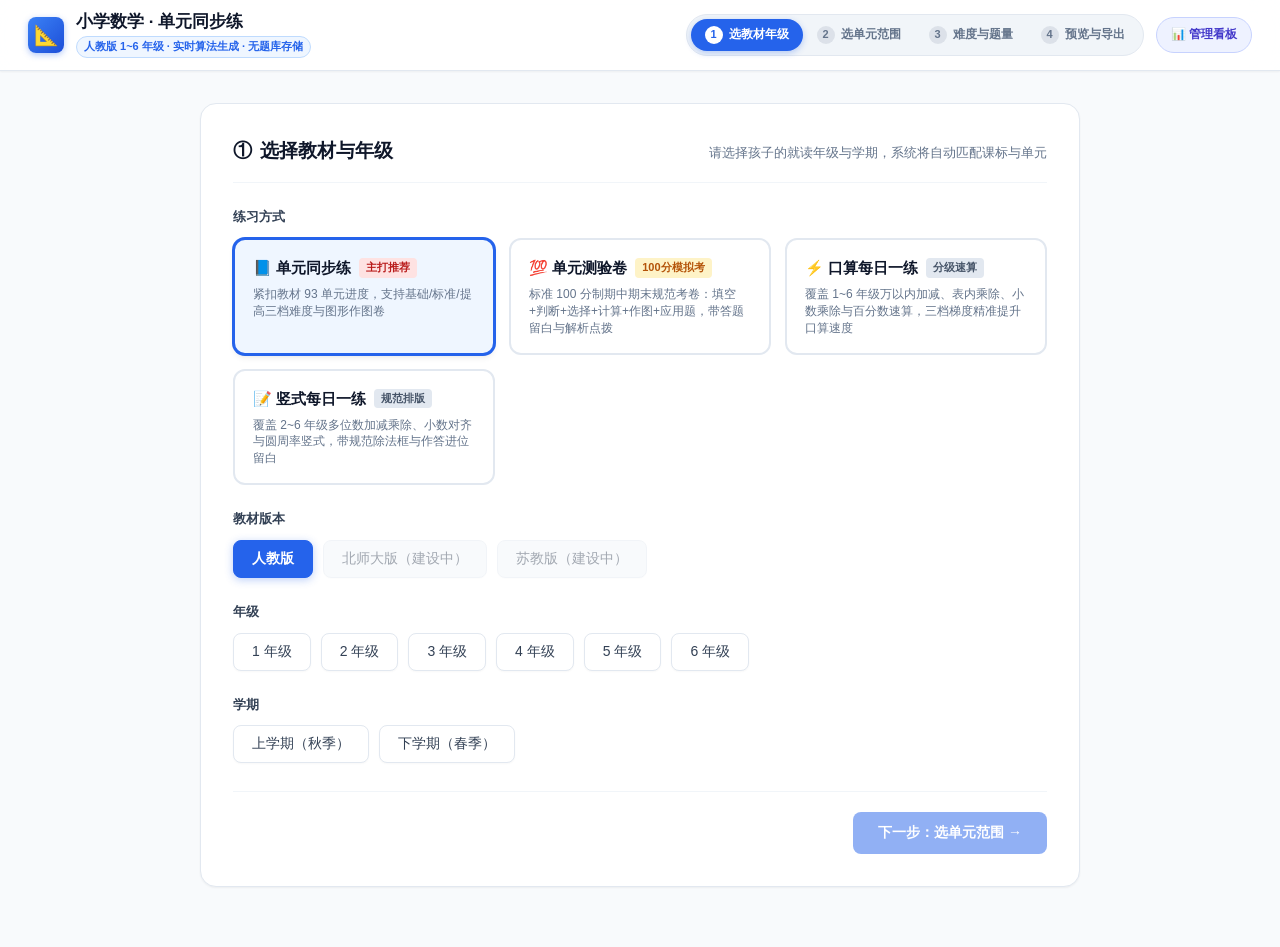
<file: index.html>
<!DOCTYPE html>
<html lang="zh-CN">
<head>
<meta charset="UTF-8">
<meta name="viewport" content="width=device-width, initial-scale=1.0">
<title>小学数学 · 单元同步练习生成器</title>
<link rel="icon" type="image/png" href="prototype/favicon.png">
<meta http-equiv="refresh" content="0; url=prototype/index.html">
<script>
  window.location.replace("prototype/index.html" + window.location.search + window.location.hash);
</script>
<style>
  body {
    margin: 0;
    height: 100vh;
    display: flex;
    flex-direction: column;
    align-items: center;
    justify-content: center;
    font-family: -apple-system, BlinkMacSystemFont, "Segoe UI", sans-serif;
    background: #f8fafc;
    color: #1e293b;
  }
  .loading-card {
    text-align: center;
    padding: 32px 40px;
    background: #ffffff;
    border-radius: 20px;
    box-shadow: 0 10px 25px rgba(0,0,0,0.06);
  }
  .icon { font-size: 48px; margin-bottom: 12px; }
  .title { font-size: 20px; font-weight: 700; color: #0f172a; margin-bottom: 8px; }
  .desc { font-size: 14px; color: #64748b; }
  a { color: #2563eb; text-decoration: none; font-weight: 600; }
</style>
</head>
<body>
<div class="loading-card">
  <div class="icon">📐</div>
  <div class="title">小学数学 · 单元同步练习生成器</div>
  <div class="desc">正在为您加载全端出题工作台...</div>
  <p style="margin-top: 16px; font-size: 13px;">若未自动跳转，请点击 <a href="prototype/index.html">直接进入</a></p>
</div>
</body>
</html>
</file>
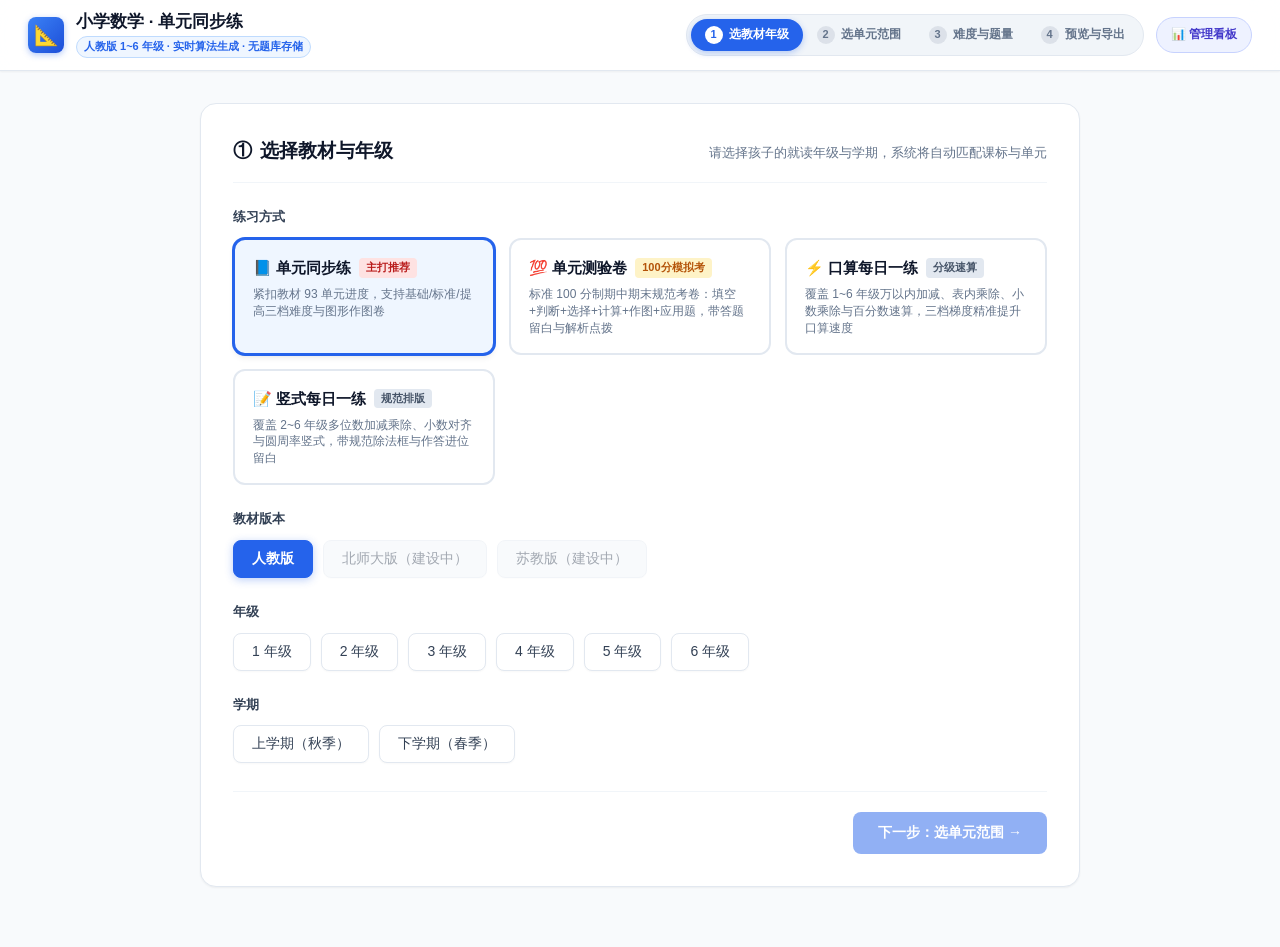
<file: prototype/index.html>
<!DOCTYPE html>
<html lang="zh-CN">
<head>
<meta charset="UTF-8">
<meta name="viewport" content="width=device-width, initial-scale=1.0">
<title>小学数学 · 单元同步练习生成器</title>
<link rel="stylesheet" href="style.css?v=20261113a">
<link rel="icon" type="image/png" href="favicon.png">
<link rel="apple-touch-icon" href="icons/icon-192.png">
<link rel="manifest" href="manifest.json">
<meta name="theme-color" content="#2563eb">
<meta name="apple-mobile-web-app-capable" content="yes">
<meta name="apple-mobile-web-app-status-bar-style" content="default">
<meta name="apple-mobile-web-app-title" content="数学出题器">
</head>
<body>

<!-- 顶栏导航 -->
<header class="topbar no-print">
  <div class="brand">
    <div class="brand-icon">📐</div>
    <div class="brand-text">
      <h1>小学数学 · 单元同步练</h1>
      <span class="tag">人教版 1~6 年级 · 实时算法生成 · 无题库存储</span>
    </div>
  </div>

  <div class="top-nav">
    <nav class="steps">
      <div class="step active" data-step="1">
        <span class="step-num">1</span>
        <span>选教材年级</span>
      </div>
      <div class="step" data-step="2">
        <span class="step-num">2</span>
        <span>选单元范围</span>
      </div>
      <div class="step" data-step="3">
        <span class="step-num">3</span>
        <span>难度与题量</span>
      </div>
      <div class="step" data-step="4">
        <span class="step-num">4</span>
        <span>预览与导出</span>
      </div>
    </nav>
    <a href="admin.html" class="btn-admin-link">📊 管理看板</a>
  </div>
</header>

<main class="container no-print">
  <!-- 第一步：练习方式 + 教材版本 + 年级 + 学期 -->
  <section class="panel" id="panel-1">
    <div class="panel-header">
      <h2><span>①</span> 选择教材与年级</h2>
      <span class="subtext">请选择孩子的就读年级与学期，系统将自动匹配课标与单元</span>
    </div>

    <div class="field">
      <label>练习方式</label>
      <div class="mode-grid" id="mode-options">
        <button type="button" aria-label="单元同步练" aria-pressed="true" class="mode-card selected" data-mode="unit">
          <div class="mode-title">
            <span>📘 单元同步练</span>
            <span class="badge-tag hot">主打推荐</span>
          </div>
          <div class="mode-desc">紧扣教材 93 单元进度，支持基础/标准/提高三档难度与图形作图卷</div>
        </button>
        <button type="button" aria-label="单元测验卷" aria-pressed="false" class="mode-card" data-mode="exam">
          <div class="mode-title">
            <span>💯 单元测验卷</span>
            <span class="badge-tag" style="background:#fef3c7;color:#b45309">100分模拟考</span>
          </div>
          <div class="mode-desc">标准 100 分制期中期末规范考卷：填空+判断+选择+计算+作图+应用题，带答题留白与解析点拨</div>
        </button>
        <button type="button" aria-label="口算每日一练" aria-pressed="false" class="mode-card" data-mode="oral">
          <div class="mode-title">
            <span>⚡ 口算每日一练</span>
            <span class="badge-tag">分级速算</span>
          </div>
          <div class="mode-desc">覆盖 1~6 年级万以内加减、表内乘除、小数乘除与百分数速算，三档梯度精准提升口算速度</div>
        </button>
        <button type="button" aria-label="竖式每日一练" aria-pressed="false" class="mode-card" data-mode="vertical">
          <div class="mode-title">
            <span>📝 竖式每日一练</span>
            <span class="badge-tag">规范排版</span>
          </div>
          <div class="mode-desc">覆盖 2~6 年级多位数加减乘除、小数对齐与圆周率竖式，带规范除法框与作答进位留白</div>
        </button>
      </div>
    </div>

    <div class="field" id="textbook-field">
      <label>教材版本</label>
      <div class="options" id="textbook-options"></div>
    </div>

    <div class="field">
      <label>年级</label>
      <div class="options" id="grade-options"></div>
    </div>

    <div class="field" id="semester-field">
      <label>学期</label>
      <div class="options" id="semester-options"></div>
    </div>

    <div class="row-actions">
      <div></div>
      <button class="btn primary" id="btn-next-1" disabled>下一步：选单元范围 →</button>
    </div>
  </section>

  <!-- 第二步：单元选择 -->
  <section class="panel hidden" id="panel-2">
    <div class="panel-header">
      <h2 id="range-heading"><span>②</span> 选择单元</h2>
      <span class="subtext">点击卡片即可直接进入出卷配置</span>
    </div>

    <div class="search-bar">
      <span class="search-icon">🔍</span>
      <input type="search" class="search-input" id="unit-search" placeholder="搜索单元名称或考法知识点（如：有余数、倍的认识、面积、折线统计图...）">
    </div>

    <div class="unit-grid" id="unit-list"></div>

    <div class="row-actions">
      <button class="btn secondary" data-back="1">← 返回重选年级</button>
      <div></div>
    </div>
  </section>

  <!-- 第三步：难度与题量 -->
  <section class="panel hidden" id="panel-3">
    <div class="panel-header">
      <h2><span>③</span> 难度档位与卷面题量</h2>
      <span class="subtext" id="selected-unit-badge">已选：人教版三年级上册 · 倍的认识</span>
    </div>

    <div class="field">
      <label>难度选择（基础 / 标准 / 提高）</label>
      <div class="difficulty-cards" id="difficulty-options">
        <button type="button" aria-label="基础巩固" aria-pressed="false" class="diff-card" data-v="easy">
          <div class="diff-title-row">
            <span class="diff-name">🌱 基础巩固</span>
            <span class="badge-tag">夯实算理</span>
          </div>
          <div class="diff-desc">贴近课本例题与基本概念，以直接计算、求倍数与基础辨析为主，适合同步预习与错题补漏。</div>
        </button>

        <button type="button" aria-label="标准通关" aria-pressed="true" class="diff-card selected" data-v="medium">
          <div class="diff-title-row">
            <span class="diff-name">🚀 标准通关</span>
            <span class="badge-tag">校内自测</span>
          </div>
          <div class="diff-desc">对齐校内单元练习卷难度，覆盖变式填空、常规两步解决问题与综合应用，检验本单元达标情况。</div>
        </button>

        <button type="button" aria-label="培优挑战" aria-pressed="false" class="diff-card" data-v="hard">
          <div class="diff-title-row">
            <span class="diff-name">🏆 培优挑战</span>
            <span class="badge-tag">思维拓展</span>
          </div>
          <div class="diff-desc">引入逆推算式、最不利原则、和倍差倍、进阶几何作图与多步推理，拉开思维梯度。</div>
        </button>
      </div>
    </div>

    <div class="field">
      <label>卷面题量</label>
      <div class="count-grid" id="count-options">
        <button class="count-chip" data-v="3" hidden>3 题</button>
        <button class="count-chip" data-v="6" hidden>6 题（图形卷）</button>
        <button class="count-chip" data-v="20">20 题（速练卷）</button>
        <button class="count-chip selected" data-v="30">30 题（标准卷）</button>
        <button class="count-chip" data-v="40">40 题（综合练习卷）</button>
      </div>
    </div>

    <div class="row-actions">
      <button class="btn secondary" data-back="2">← 返回选单元</button>
      <button class="btn primary" id="btn-generate">⚡ 实时生成练习卷</button>
    </div>
    <p class="hint" id="gen-status"></p>
  </section>
</main>

<!-- 试卷仿真工作台 -->
<section class="paper-wrap hidden" id="paper-view">
  <!-- 悬浮操作栏 -->
  <div class="paper-workbench-bar no-print">
    <div class="workbench-left">
      <button class="btn primary" id="btn-download-paper" title="生成并下载练习卷 A4 PDF 文件（无需调用打印机）">📥 下载练习卷 (PDF)</button>
      <button class="btn success" id="btn-download-both" title="生成并下载练习卷与参考答案合辑 A4 PDF 文件">📥 下载试卷+答案 (合辑 PDF)</button>
      <button class="btn secondary" id="btn-download-ans" title="生成并下载参考答案 A4 PDF 文件">📥 下载参考答案 (PDF)</button>
      <button class="btn secondary" id="btn-toggle-answers">👁️ 预览答案页</button>
      <button class="btn secondary" id="btn-regenerate">🔄 换一套新题</button>
    </div>
    <div class="workbench-right">
      <button class="btn ghost btn-sm" id="btn-print" title="若电脑已连接物理打印机，可调用系统打印">🖨️ 系统打印</button>
      <button class="btn ghost" id="btn-back-config">⚙️ 调整配置</button>
    </div>
  </div>

  <div id="paper-container">
    <!-- A4 练习卷纸张 -->
    <article class="paper" id="paper-sheet">
      <div class="paper-head">
        <div class="paper-badge">单元同步练 · 实时生成 · 导出打印</div>
        <h1 class="paper-title" id="p-title">单元同步练</h1>
        <div class="paper-sub" id="p-sub"></div>
        <div class="paper-meta-grid">
          <div>学校：<span class="blank-line" style="min-width:110px"></span></div>
          <div>班级：<span class="blank-line"></span></div>
          <div>姓名：<span class="blank-line"></span></div>
          <div>学号：<span class="blank-line" style="min-width:60px"></span></div>
          <div>用时：<span class="blank-line" style="min-width:50px"></span> 分钟</div>
          <div>得分：<span class="score-box">&nbsp;&nbsp;&nbsp;&nbsp;&nbsp;&nbsp;&nbsp;&nbsp;</span></div>
        </div>
      </div>

      <!-- 试卷大题区域 -->
      <div id="paper-sections"></div>
    </article>

    <!-- 参考答案纸张 -->
    <article class="paper answers hidden" id="answer-sheet">
      <div class="paper-head" style="border-bottom:1.5px solid #22c55e">
        <div class="paper-badge" style="color:#16a34a">REFERENCE ANSWERS</div>
        <h2 class="paper-title" style="color:#15803d">参考答案与评分要点</h2>
        <div class="paper-sub" id="a-sub"></div>
      </div>
      <div id="answer-sections"></div>
    </article>
  </div>
</section>

<!-- 手机端触控吸底快捷操作栏 -->
<div class="mobile-action-bar" id="mobile-action-bar">
  <div class="mobile-status-text" id="mobile-status-text">请先选择年级与学期</div>
  <button type="button" class="btn primary btn-mobile-next" id="btn-mobile-next" disabled>选单元 →</button>
</div>

<!-- 全局极速导出提示气泡 -->
<div class="export-toast hidden" id="global-toast"></div>

<!-- 离线客户端 PDF 生成引擎 -->
<script src="vendor/html2pdf.bundle.min.js?v=20261113a"></script>
<script type="module" src="app.js?v=20261113a"></script>
</body>
</html>
</file>
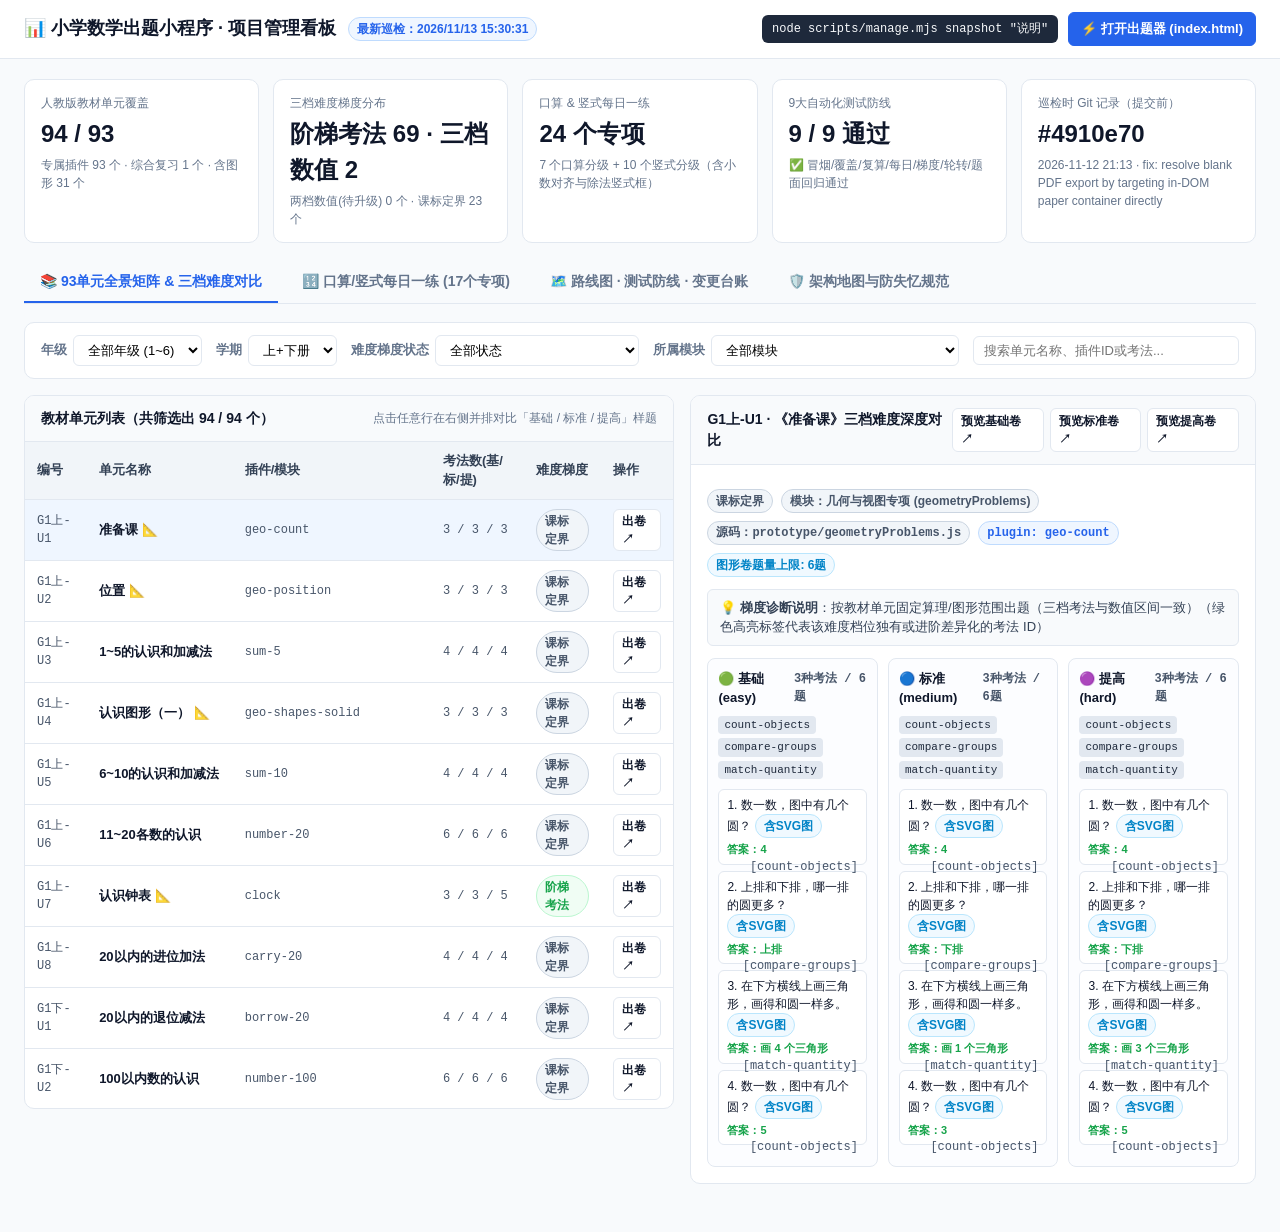
<file: prototype/admin.html>
<!DOCTYPE html>
<html lang="zh-CN">
<head>
<meta charset="UTF-8">
<meta name="viewport" content="width=device-width, initial-scale=1.0">
<title>小学数学出题小程序 · 项目管理与94单元全景看板</title>
<style>
  :root {
    --bg: #f8fafc;
    --card: #ffffff;
    --border: #e2e8f0;
    --text: #0f172a;
    --muted: #64748b;
    --primary: #2563eb;
    --primary-bg: #eff6ff;
    --success: #16a34a;
    --success-bg: #f0fdf4;
    --info: #0284c7;
    --info-bg: #f0f9ff;
    --warning: #d97706;
    --warning-bg: #fffbeb;
    --neutral: #475569;
    --neutral-bg: #f1f5f9;
  }
  * { box-sizing: border-box; }
  body {
    margin: 0;
    font-family: -apple-system, BlinkMacSystemFont, "Segoe UI", "PingFang SC", "Microsoft YaHei", sans-serif;
    background: var(--bg);
    color: var(--text);
    line-height: 1.5;
  }
  .topbar {
    position: sticky;
    top: 0;
    z-index: 30;
    background: #ffffff;
    border-bottom: 1px solid var(--border);
    padding: 12px 24px;
    display: flex;
    align-items: center;
    justify-content: space-between;
    gap: 16px;
    flex-wrap: wrap;
  }
  .brand {
    display: flex;
    align-items: center;
    gap: 12px;
  }
  .brand h1 {
    font-size: 18px;
    margin: 0;
    font-weight: 700;
  }
  .badge {
    display: inline-flex;
    align-items: center;
    padding: 2px 8px;
    border-radius: 999px;
    font-size: 12px;
    font-weight: 600;
  }
  .badge.success { background: var(--success-bg); color: var(--success); border: 1px solid #bbf7d0; }
  .badge.info { background: var(--info-bg); color: var(--info); border: 1px solid #bae6fd; }
  .badge.warning { background: var(--warning-bg); color: var(--warning); border: 1px solid #fde68a; }
  .badge.neutral { background: var(--neutral-bg); color: var(--neutral); border: 1px solid #cbd5e1; }
  .badge.primary { background: var(--primary-bg); color: var(--primary); border: 1px solid #bfdbfe; }

  .top-actions {
    display: flex;
    align-items: center;
    gap: 10px;
    flex-wrap: wrap;
  }
  .cmd-pill {
    font-family: Consolas, Monaco, monospace;
    font-size: 12px;
    background: #1e293b;
    color: #f8fafc;
    padding: 5px 10px;
    border-radius: 6px;
  }
  .btn {
    display: inline-flex;
    align-items: center;
    gap: 6px;
    padding: 6px 12px;
    border-radius: 6px;
    font-size: 13px;
    font-weight: 600;
    text-decoration: none;
    cursor: pointer;
    border: 1px solid var(--border);
    background: #fff;
    color: var(--text);
  }
  .btn.primary {
    background: var(--primary);
    color: #fff;
    border-color: var(--primary);
  }
  .btn:hover { opacity: 0.92; }

  .wrap {
    max-width: 1440px;
    margin: 0 auto;
    padding: 20px 24px 48px;
  }

  /* KPI 卡片 */
  .kpi-grid {
    display: grid;
    grid-template-columns: repeat(auto-fit, minmax(220px, 1fr));
    gap: 14px;
    margin-bottom: 20px;
  }
  .kpi-card {
    background: var(--card);
    border: 1px solid var(--border);
    border-radius: 10px;
    padding: 14px 16px;
  }
  .kpi-label {
    font-size: 12px;
    color: var(--muted);
    margin-bottom: 4px;
  }
  .kpi-val {
    font-size: 24px;
    font-weight: 700;
    margin-bottom: 4px;
  }
  .kpi-sub {
    font-size: 12px;
    color: var(--muted);
  }

  /* 导航页签 */
  .tabs {
    display: flex;
    gap: 8px;
    border-bottom: 1px solid var(--border);
    margin-bottom: 18px;
    flex-wrap: wrap;
  }
  .tab-btn {
    padding: 10px 16px;
    font-size: 14px;
    font-weight: 600;
    border: none;
    background: transparent;
    color: var(--muted);
    cursor: pointer;
    border-bottom: 2px solid transparent;
  }
  .tab-btn.active {
    color: var(--primary);
    border-bottom-color: var(--primary);
  }
  .tab-pane { display: none; }
  .tab-pane.active { display: block; }

  /* 筛选栏 */
  .filters {
    background: var(--card);
    border: 1px solid var(--border);
    border-radius: 10px;
    padding: 12px 16px;
    margin-bottom: 16px;
    display: flex;
    gap: 14px;
    align-items: center;
    flex-wrap: wrap;
  }
  .filter-group {
    display: flex;
    align-items: center;
    gap: 6px;
    font-size: 13px;
  }
  .filter-group label {
    color: var(--muted);
    font-weight: 600;
  }
  select, input[type="search"] {
    padding: 6px 10px;
    border: 1px solid var(--border);
    border-radius: 6px;
    font-size: 13px;
    background: #fff;
  }

  /* 单元主布局：左表右详情 */
  .unit-workspace {
    display: grid;
    grid-template-columns: 1.15fr 1fr;
    gap: 16px;
    align-items: start;
  }
  @media (max-width: 1100px) {
    .unit-workspace { grid-template-columns: 1fr; }
  }
  .panel-card {
    background: var(--card);
    border: 1px solid var(--border);
    border-radius: 10px;
    overflow: hidden;
  }
  .panel-head {
    padding: 12px 16px;
    border-bottom: 1px solid var(--border);
    display: flex;
    justify-content: space-between;
    align-items: center;
    background: #f8fafc;
    font-weight: 700;
    font-size: 14px;
  }
  .unit-table-wrap {
    max-height: 74vh;
    overflow-y: auto;
  }
  table.unit-table {
    width: 100%;
    border-collapse: collapse;
    font-size: 13px;
  }
  table.unit-table th, table.unit-table td {
    padding: 9px 12px;
    border-bottom: 1px solid var(--border);
    text-align: left;
  }
  table.unit-table th {
    position: sticky;
    top: 0;
    background: #f1f5f9;
    font-weight: 600;
    color: #334155;
    z-index: 2;
  }
  table.unit-table tr {
    cursor: pointer;
    transition: background 0.12s;
  }
  table.unit-table tr:hover { background: #f8fafc; }
  table.unit-table tr.active { background: #eff6ff; }

  .mono {
    font-family: Consolas, Monaco, monospace;
    font-size: 12px;
    color: #475569;
  }

  /* 右侧详情对比 */
  .detail-body {
    padding: 16px;
  }
  .detail-meta {
    display: flex;
    flex-wrap: wrap;
    gap: 8px;
    margin: 8px 0 12px;
  }
  .diff-cols {
    display: grid;
    grid-template-columns: repeat(3, 1fr);
    gap: 10px;
    margin-top: 12px;
  }
  @media (max-width: 720px) {
    .diff-cols { grid-template-columns: 1fr; }
  }
  .diff-col {
    border: 1px solid var(--border);
    border-radius: 8px;
    padding: 10px;
    background: #fcfdff;
  }
  .diff-col h4 {
    margin: 0 0 8px;
    font-size: 13px;
    display: flex;
    justify-content: space-between;
    align-items: center;
  }
  .skill-tags {
    display: flex;
    flex-wrap: wrap;
    gap: 4px;
    margin-bottom: 10px;
  }
  .skill-tag {
    font-size: 11px;
    padding: 1px 6px;
    border-radius: 4px;
    background: #e2e8f0;
    color: #1e293b;
    font-family: Consolas, monospace;
  }
  .skill-tag.unique {
    background: #dcfce7;
    color: #166534;
    border: 1px solid #86efac;
    font-weight: 600;
  }
  .sample-item {
    font-size: 12px;
    padding: 6px 8px;
    border-radius: 6px;
    background: #fff;
    border: 1px solid #e2e8f0;
    margin-bottom: 6px;
  }
  .sample-q { color: #0f172a; margin-bottom: 3px; word-break: break-word; }
  .sample-a { color: #16a34a; font-weight: 600; font-size: 11px; }

  /* 两列信息面板 */
  .two-col {
    display: grid;
    grid-template-columns: 1fr 1fr;
    gap: 16px;
  }
  @media (max-width: 960px) {
    .two-col { grid-template-columns: 1fr; }
  }
  .list-block {
    padding: 14px 16px;
  }
  .task-group h4 {
    margin: 10px 0 6px;
    font-size: 13px;
    color: #334155;
  }
  .task-item {
    display: flex;
    align-items: flex-start;
    gap: 8px;
    font-size: 13px;
    padding: 4px 0;
  }
  .task-item.done { color: var(--muted); text-decoration: line-through; }
  .log-entry {
    border-left: 3px solid var(--primary);
    padding-left: 12px;
    margin-bottom: 16px;
  }
  .log-entry h4 { margin: 0 0 6px; font-size: 14px; }
  .log-entry ul { margin: 0; padding-left: 18px; font-size: 13px; color: #334155; }
  .daily-grid {
    display: grid;
    grid-template-columns: repeat(auto-fill, minmax(300px, 1fr));
    gap: 14px;
  }
</style>
</head>
<body>

<header class="topbar">
  <div class="brand">
    <h1>📊 小学数学出题小程序 · 项目管理看板</h1>
    <span class="badge primary" id="status-time">加载中...</span>
  </div>
  <div class="top-actions">
    <span class="cmd-pill" title="每次改动代码后在终端执行此命令刷新看板并保存快照">node scripts/manage.mjs snapshot "说明"</span>
    <a class="btn primary" href="index.html">⚡ 打开出题器 (index.html)</a>
  </div>
</header>

<div class="wrap">
  <!-- KPI 概览 -->
  <div class="kpi-grid" id="kpi-grid"></div>

  <!-- 页签导航 -->
  <div class="tabs">
    <button class="tab-btn active" data-tab="units">📚 93单元全景矩阵 & 三档难度对比</button>
    <button class="tab-btn" data-tab="daily">🔢 口算/竖式每日一练 (17个专项)</button>
    <button class="tab-btn" data-tab="roadmap">🗺️ 路线图 · 测试防线 · 变更台账</button>
    <button class="tab-btn" data-tab="rules">🛡️ 架构地图与防失忆规范</button>
  </div>

  <!-- Tab 1: 93单元矩阵 -->
  <section class="tab-pane active" id="tab-units">
    <div class="filters">
      <div class="filter-group">
        <label>年级</label>
        <select id="f-grade">
          <option value="all">全部年级 (1~6)</option>
          <option value="1">一年级</option>
          <option value="2">二年级</option>
          <option value="3">三年级</option>
          <option value="4">四年级</option>
          <option value="5">五年级</option>
          <option value="6">六年级</option>
        </select>
      </div>
      <div class="filter-group">
        <label>学期</label>
        <select id="f-sem">
          <option value="all">上+下册</option>
          <option value="上">上册</option>
          <option value="下">下册</option>
        </select>
      </div>
      <div class="filter-group">
        <label>难度梯度状态</label>
        <select id="f-grad">
          <option value="all">全部状态</option>
          <option value="tiered-skills">✅ 阶梯考法 (三档考法独立)</option>
          <option value="three-tier-range">🔹 三档数值 (递进区间)</option>
          <option value="two-tier-range">⚠️ 两档数值 (待拉开梯度)</option>
          <option value="fixed-range">⚪ 课标定界 (固定范围)</option>
        </select>
      </div>
      <div class="filter-group">
        <label>所属模块</label>
        <select id="f-mod">
          <option value="all">全部模块</option>
          <option value="scope">课标范围专项 (scopeProblems)</option>
          <option value="unitPlugin">通用单元插件 (unitPlugins)</option>
          <option value="geometry">几何与视图 (geometryProblems)</option>
          <option value="diagram">钟表与统计图表 (diagramProblems)</option>
          <option value="grid">方格与坐标作图 (gridProblems)</option>
          <option value="engineTopic">引擎题材模板 (problemTemplates)</option>
          <option value="review">全科综合复习</option>
        </select>
      </div>
      <div class="filter-group" style="flex:1;min-width:180px">
        <input type="search" id="f-search" placeholder="搜索单元名称、插件ID或考法..." style="width:100%">
      </div>
    </div>

    <div class="unit-workspace">
      <div class="panel-card">
        <div class="panel-head">
          <span id="unit-count-label">单元列表</span>
          <span style="font-size:12px;color:var(--muted);font-weight:400">点击任意行在右侧并排对比「基础 / 标准 / 提高」样题</span>
        </div>
        <div class="unit-table-wrap">
          <table class="unit-table">
            <thead>
              <tr>
                <th>编号</th>
                <th>单元名称</th>
                <th>插件/模块</th>
                <th>考法数(基/标/提)</th>
                <th>难度梯度</th>
                <th>操作</th>
              </tr>
            </thead>
            <tbody id="unit-tbody"></tbody>
          </table>
        </div>
      </div>

      <div class="panel-card" id="unit-detail">
        <div class="panel-head">
          <span id="detail-title">单元三档难度对比</span>
          <div id="detail-links"></div>
        </div>
        <div class="detail-body" id="detail-body">
          <p style="color:var(--muted)">请从左侧点击任意教材单元查看详情。</p>
        </div>
      </div>
    </div>
  </section>

  <!-- Tab 2: 每日一练 -->
  <section class="tab-pane" id="tab-daily">
    <div class="daily-grid" id="daily-grid"></div>
  </section>

  <!-- Tab 3: 路线图与台账 -->
  <section class="tab-pane" id="tab-roadmap">
    <div class="two-col">
      <div>
        <div class="panel-card" style="margin-bottom:16px">
          <div class="panel-head"><span>🎯 路线图与待办事项 (PROJECT_STATUS.md)</span></div>
          <div class="list-block" id="roadmap-box"></div>
        </div>
        <div class="panel-card" style="margin-bottom:16px">
          <div class="panel-head"><span>🧪 5大自动化测试防线</span></div>
          <div class="list-block" id="tests-box"></div>
        </div>
        <div class="panel-card">
          <div class="panel-head"><span>📦 Git 版本快照记录</span></div>
          <div class="list-block" id="git-box"></div>
        </div>
      </div>
      <div class="panel-card">
        <div class="panel-head"><span>📜 变更日志台账 (CHANGELOG.md)</span></div>
        <div class="list-block" id="changelog-box"></div>
      </div>
    </div>
  </section>

  <!-- Tab 4: 架构与防失忆规范 -->
  <section class="tab-pane" id="tab-rules">
    <div class="two-col">
      <div class="panel-card">
        <div class="panel-head"><span>🗺️ 核心代码文件地图</span></div>
        <div class="list-block">
          <table class="unit-table">
            <thead><tr><th>文件</th><th>职责说明</th></tr></thead>
            <tbody>
              <tr><td class="mono">prototype/units.js</td><td>人教版 1~6 年级 94 个单元映射定义与默认配置</td></tr>
              <tr><td class="mono">prototype/paper.js</td><td>generatePaper(config) 纯函数组卷总调度入口</td></tr>
              <tr><td class="mono">prototype/scopeProblems.js</td><td>39 个课标专项插件（有余数除法、倍的认识、因数倍数、分小数等）</td></tr>
              <tr><td class="mono">prototype/unitPlugins.js</td><td>UNIT_PLUGINS 汇总表及单位换算、方程、百分数、人民币、负数、植树等</td></tr>
              <tr><td class="mono">prototype/geometryProblems.js</td><td>16 个几何与观察物体三视图插件（默认 maxCount: 6）</td></tr>
              <tr><td class="mono">prototype/gridProblems.js</td><td>6 个方格纸作图与方向位置插件（含答案参考图 answerDiagram）</td></tr>
              <tr><td class="mono">prototype/diagramProblems.js</td><td>7 个钟表与统计图表插件（条形/折线/扇形/复式表）</td></tr>
              <tr><td class="mono">prototype/renderDiagram.js</td><td>高分辨率打印级 SVG 图形渲染器</td></tr>
              <tr><td class="mono">prototype/dailyPractice.js</td><td>24 个口算/竖式每日一练生成器与竖式 DOM 渲染</td></tr>
              <tr><td class="mono">prototype/conceptProblems.js</td><td>概念辨析题引擎（判断题与选择题算法生成与解析点拨）</td></tr>
              <tr><td class="mono">scripts/manage.mjs</td><td>全链路自动测试、94单元难度体检、看板生成与 Git 快照 CLI</td></tr>
            </tbody>
          </table>
        </div>
      </div>
      <div class="panel-card">
        <div class="panel-head"><span>🚨 产品红线与防失忆工作流 (GEMINI.md)</span></div>
        <div class="list-block" style="font-size:13px">
          <h4 style="margin-top:0">一、每次修改代码后的强制三步曲</h4>
          <ol>
            <li>运行 <code>node scripts/manage.mjs snapshot "改动说明"</code>：自动跑通 8 大测试套件、更新本看板数据并提交 Git 快照。</li>
            <li>在 <code>CHANGELOG.md</code> 记录本次新增或修改的单元考法，同步更新 <code>PROJECT_STATUS.md</code> 待办勾选。</li>
            <li>若修改了前端 JS/CSS，递增 <code>index.html</code> / <code>admin.html</code> 中的 <code>?v=</code> 版本号防缓存。</li>
          </ol>
          <h4>二、绝对不可触碰的合规与技术红线</h4>
          <ul>
            <li><strong>绝不做题库、不存题目</strong>：个人主体按微信小程序“工具”类目申报，纯算法实时生成，无任何题目持久化存储。</li>
            <li><strong>合规文案红线</strong>：界面与导出物只用“单元同步练 / 练习卷 / 实时生成 / 导出打印”，严禁出现“真题 / 试卷 / 小升初 / 名校 / 提分 / 课程 / 讲解 / 辅导”。</li>
            <li><strong>引擎参数铁律</strong>：<code>config.digits</code> 四键（add/subtract/multiply/divide）必须齐全，<code>termCount</code> 必传。</li>
          </ul>
        </div>
      </div>
    </div>
  </section>
</div>

<script type="module" src="admin.js?v=20261112j"></script>
</body>
</html>
</file>
<file: prototype/style.css>
/* ========================================================
   小学数学 · 单元同步练生成器 —— 现代高质感 UI 样式 (v0.8.0)
   - 屏幕端：现代化教育工作台、毛玻璃、精细阴影、动效与卡片排版
   - 打印端：严格遵循 A4 规范无溢出排版，纯净黑白输出
   ======================================================== */

:root {
  /* 现代教育科技蓝色彩体系 */
  --primary: #2563eb;
  --primary-hover: #1d4ed8;
  --primary-light: #eff6ff;
  --primary-border: #bfdbfe;
  
  --emerald: #059669;
  --emerald-light: #ecfdf5;
  --emerald-border: #a7f3d0;
  
  --amber: #d97706;
  --amber-light: #fffbeb;
  --amber-border: #fde68a;

  --purple: #7c3aed;
  --purple-light: #f5f3ff;
  --purple-border: #ddd6fe;

  --ink: #0f172a;
  --ink-secondary: #334155;
  --muted: #64748b;
  --muted-light: #94a3b8;
  --line: #e2e8f0;
  --line-light: #f1f5f9;
  --bg: #f8fafc;
  --panel: #ffffff;
  
  --radius-sm: 8px;
  --radius-md: 12px;
  --radius-lg: 16px;
  --radius-xl: 20px;
  
  --shadow-sm: 0 1px 2px 0 rgba(0, 0, 0, 0.05);
  --shadow-md: 0 4px 6px -1px rgba(0, 0, 0, 0.07), 0 2px 4px -2px rgba(0, 0, 0, 0.05);
  --shadow-lg: 0 10px 15px -3px rgba(0, 0, 0, 0.08), 0 4px 6px -4px rgba(0, 0, 0, 0.04);
  --shadow-xl: 0 20px 25px -5px rgba(0, 0, 0, 0.08), 0 8px 10px -6px rgba(0, 0, 0, 0.04);
  --shadow-paper: 0 25px 50px -12px rgba(15, 23, 42, 0.15), 0 0 0 1px rgba(15, 23, 42, 0.04);
}

* { box-sizing: border-box; margin: 0; padding: 0; }

.mode-card, .diff-card {
  font: inherit;
  color: inherit;
  text-align: left;
  width: 100%;
}

button:focus-visible {
  outline: 3px solid var(--primary);
  outline-offset: 3px;
}

body {
  font-family: -apple-system, BlinkMacSystemFont, "PingFang SC", "Hiragino Sans GB", "Microsoft YaHei", "Segoe UI", Roboto, sans-serif;
  background: var(--bg);
  color: var(--ink);
  line-height: 1.6;
  -webkit-font-smoothing: antialiased;
}

/* ── 顶栏与背景修饰 ── */
.topbar {
  position: sticky;
  top: 0;
  z-index: 100;
  background: rgba(255, 255, 255, 0.88);
  backdrop-filter: blur(16px);
  -webkit-backdrop-filter: blur(16px);
  border-bottom: 1px solid var(--line);
  padding: 12px 28px;
  display: flex;
  justify-content: space-between;
  align-items: center;
  flex-wrap: wrap;
  gap: 16px;
  box-shadow: var(--shadow-sm);
}

.brand {
  display: flex;
  align-items: center;
  gap: 12px;
}

.brand-icon {
  width: 36px;
  height: 36px;
  background: linear-gradient(135deg, #3b82f6 0%, #1d4ed8 100%);
  border-radius: var(--radius-sm);
  display: flex;
  align-items: center;
  justify-content: center;
  color: #fff;
  font-size: 20px;
  box-shadow: 0 2px 6px rgba(37, 99, 235, 0.35);
}

.brand-text h1 {
  font-size: 17px;
  font-weight: 700;
  color: var(--ink);
  line-height: 1.2;
}

.brand-text .tag {
  font-size: 11px;
  color: var(--primary);
  background: var(--primary-light);
  border: 1px solid var(--primary-border);
  padding: 1px 7px;
  border-radius: 999px;
  font-weight: 600;
  display: inline-block;
  margin-top: 3px;
}

.top-nav {
  display: flex;
  align-items: center;
  gap: 12px;
}

.steps {
  display: flex;
  align-items: center;
  background: var(--line-light);
  padding: 4px;
  border-radius: 999px;
  border: 1px solid var(--line);
}

.step {
  font-size: 12px;
  font-weight: 600;
  color: var(--muted);
  padding: 6px 14px;
  border-radius: 999px;
  background: transparent;
  transition: all 0.2s ease;
  display: flex;
  align-items: center;
  gap: 6px;
}

.step-num {
  width: 18px;
  height: 18px;
  border-radius: 50%;
  background: rgba(100, 116, 139, 0.15);
  color: var(--muted);
  font-size: 11px;
  display: flex;
  align-items: center;
  justify-content: center;
  font-weight: 700;
}

.step.active {
  color: #fff;
  background: var(--primary);
  box-shadow: 0 2px 6px rgba(37, 99, 235, 0.3);
}

.step.active .step-num {
  background: #fff;
  color: var(--primary);
}

.btn-admin-link {
  font-size: 12px;
  font-weight: 600;
  color: #4338ca;
  background: #eef2ff;
  border: 1px solid #c7d2fe;
  padding: 7px 14px;
  border-radius: 999px;
  text-decoration: none;
  display: inline-flex;
  align-items: center;
  gap: 6px;
  transition: all 0.15s ease;
}

.btn-admin-link:hover {
  background: #e0e7ff;
  border-color: #a5b4fc;
}

/* ── 主容器 ── */
.container {
  max-width: 920px;
  margin: 32px auto 60px;
  padding: 0 20px;
}

.panel {
  background: var(--panel);
  border: 1px solid var(--line);
  border-radius: var(--radius-lg);
  padding: 32px;
  margin-bottom: 24px;
  box-shadow: var(--shadow-sm);
  transition: box-shadow 0.2s;
}

.panel:hover {
  box-shadow: var(--shadow-md);
}

.panel-header {
  margin-bottom: 24px;
  padding-bottom: 16px;
  border-bottom: 1px solid var(--line-light);
  display: flex;
  justify-content: space-between;
  align-items: baseline;
  flex-wrap: wrap;
  gap: 8px;
}

.panel-header h2 {
  font-size: 19px;
  font-weight: 700;
  color: var(--ink);
  display: flex;
  align-items: center;
  gap: 8px;
}

.panel-header .subtext {
  font-size: 13px;
  color: var(--muted);
}

/* ── 练习方式选择卡片 ── */
.mode-grid {
  display: grid;
  grid-template-columns: repeat(auto-fit, minmax(240px, 1fr));
  gap: 14px;
  margin-bottom: 24px;
}

.mode-card {
  border: 2px solid var(--line);
  border-radius: var(--radius-md);
  padding: 16px 18px;
  background: #fff;
  cursor: pointer;
  transition: all 0.2s ease;
  text-align: left;
  display: flex;
  flex-direction: column;
  gap: 6px;
}

.mode-card:hover {
  border-color: var(--primary-border);
  background: #fafcff;
  transform: translateY(-2px);
  box-shadow: var(--shadow-md);
}

.mode-card.selected {
  border-color: var(--primary);
  background: var(--primary-light);
  box-shadow: 0 0 0 1px var(--primary), var(--shadow-md);
}

.mode-card .mode-title {
  font-size: 15px;
  font-weight: 700;
  color: var(--ink);
  display: flex;
  align-items: center;
  gap: 8px;
}

.mode-card .mode-desc {
  font-size: 12px;
  color: var(--muted);
  line-height: 1.4;
}

.badge-tag {
  font-size: 11px;
  font-weight: 600;
  padding: 1px 7px;
  border-radius: 4px;
  background: #e2e8f0;
  color: #475569;
}

.badge-tag.hot {
  background: #fee2e2;
  color: #b91c1c;
}

/* ── 字段组 ── */
.field {
  margin-bottom: 24px;
}

.field > label {
  display: block;
  font-size: 13px;
  font-weight: 600;
  color: var(--ink-secondary);
  margin-bottom: 10px;
}

/* ── 选项药丸与卡片 ── */
.options {
  display: flex;
  flex-wrap: wrap;
  gap: 10px;
}

.opt {
  padding: 9px 18px;
  border: 1px solid var(--line);
  border-radius: var(--radius-sm);
  background: #fff;
  cursor: pointer;
  font-size: 14px;
  font-weight: 500;
  color: var(--ink-secondary);
  transition: all 0.15s ease;
  box-shadow: 0 1px 2px rgba(0, 0, 0, 0.03);
}

.opt:hover:not(:disabled) {
  border-color: var(--primary);
  color: var(--primary);
  background: #fafcff;
}

.opt.selected {
  background: var(--primary);
  border-color: var(--primary);
  color: #fff;
  font-weight: 600;
  box-shadow: 0 2px 8px rgba(37, 99, 235, 0.3);
}

.opt:disabled {
  opacity: 0.45;
  cursor: not-allowed;
  background: #f1f5f9;
}

/* ── 搜索框 ── */
.search-bar {
  margin-bottom: 18px;
  position: relative;
}

.search-input {
  width: 100%;
  padding: 10px 16px 10px 38px;
  font-size: 14px;
  border: 1px solid var(--line);
  border-radius: var(--radius-sm);
  background: #fff;
  transition: all 0.2s;
}

.search-input:focus {
  outline: none;
  border-color: var(--primary);
  box-shadow: 0 0 0 3px rgba(37, 99, 235, 0.15);
}

.search-icon {
  position: absolute;
  left: 14px;
  top: 50%;
  transform: translateY(-50%);
  color: var(--muted);
  font-size: 14px;
}

/* ── 单元卡片网格 ── */
.unit-grid {
  display: grid;
  grid-template-columns: repeat(auto-fill, minmax(250px, 1fr));
  gap: 12px;
}

.unit-item {
  text-align: left;
  padding: 14px 16px;
  border: 1px solid var(--line);
  border-radius: var(--radius-md);
  background: #fff;
  cursor: pointer;
  font-size: 14px;
  transition: all 0.18s ease;
  display: flex;
  flex-direction: column;
  justify-content: space-between;
  gap: 8px;
  min-height: 86px;
  box-shadow: var(--shadow-sm);
}

.unit-item:not(:disabled):hover {
  border-color: var(--primary);
  transform: translateY(-2px);
  box-shadow: var(--shadow-md);
  background: #fafcff;
}

.unit-item.selected {
  border-color: var(--primary);
  background: var(--primary-light);
  box-shadow: 0 0 0 1px var(--primary), var(--shadow-md);
}

.unit-item:disabled {
  color: var(--muted);
  background: #f8fafc;
  cursor: not-allowed;
  opacity: 0.6;
}

.unit-header-meta {
  display: flex;
  justify-content: space-between;
  align-items: center;
  font-size: 11px;
}

.unit-idx-pill {
  font-family: Consolas, monospace;
  font-weight: 700;
  color: var(--primary);
  background: rgba(37, 99, 235, 0.08);
  padding: 1px 6px;
  border-radius: 4px;
}

.unit-name-text {
  font-size: 14px;
  font-weight: 600;
  color: var(--ink);
  line-height: 1.4;
}

.unit-footer-badges {
  display: flex;
  flex-wrap: wrap;
  gap: 4px;
}

.unit-mini-badge {
  font-size: 10px;
  font-weight: 600;
  padding: 1px 6px;
  border-radius: 4px;
  background: var(--line-light);
  color: var(--muted);
}

.unit-mini-badge.diagram {
  background: #e0f2fe;
  color: #0369a1;
}

.unit-mini-badge.gradient {
  background: #dcfce7;
  color: #15803d;
}

/* ── 难度选择卡片 ── */
.difficulty-cards {
  display: grid;
  grid-template-columns: repeat(3, 1fr);
  gap: 14px;
}

@media (max-width: 680px) {
  .difficulty-cards { grid-template-columns: 1fr; }
}

.diff-card {
  border: 2px solid var(--line);
  border-radius: var(--radius-md);
  padding: 16px;
  background: #fff;
  cursor: pointer;
  transition: all 0.2s ease;
  display: flex;
  flex-direction: column;
  gap: 6px;
}

.diff-card:hover {
  transform: translateY(-2px);
  box-shadow: var(--shadow-md);
}

.diff-card[data-v="easy"].selected {
  border-color: var(--emerald);
  background: var(--emerald-light);
  box-shadow: 0 0 0 1px var(--emerald), var(--shadow-md);
}

.diff-card[data-v="medium"].selected {
  border-color: var(--primary);
  background: var(--primary-light);
  box-shadow: 0 0 0 1px var(--primary), var(--shadow-md);
}

.diff-card[data-v="hard"].selected {
  border-color: var(--purple);
  background: var(--purple-light);
  box-shadow: 0 0 0 1px var(--purple), var(--shadow-md);
}

.diff-title-row {
  display: flex;
  align-items: center;
  justify-content: space-between;
}

.diff-name {
  font-size: 15px;
  font-weight: 700;
  display: flex;
  align-items: center;
  gap: 6px;
}

.diff-card[data-v="easy"] .diff-name { color: #047857; }
.diff-card[data-v="medium"] .diff-name { color: #1d4ed8; }
.diff-card[data-v="hard"] .diff-name { color: #6d28d9; }

.diff-desc {
  font-size: 12px;
  color: var(--muted);
  line-height: 1.4;
}

/* ── 题量胶囊 ── */
.count-grid {
  display: flex;
  gap: 12px;
  flex-wrap: wrap;
}

.count-chip {
  padding: 10px 20px;
  border: 1px solid var(--line);
  border-radius: var(--radius-sm);
  background: #fff;
  cursor: pointer;
  font-size: 14px;
  font-weight: 600;
  color: var(--ink-secondary);
  transition: all 0.15s ease;
}

.count-chip:hover {
  border-color: var(--primary);
  color: var(--primary);
}

.count-chip.selected {
  background: var(--ink);
  border-color: var(--ink);
  color: #fff;
  box-shadow: 0 2px 8px rgba(15, 23, 42, 0.25);
}

/* ── 底部操作区 ── */
.row-actions {
  display: flex;
  justify-content: space-between;
  align-items: center;
  margin-top: 28px;
  padding-top: 20px;
  border-top: 1px solid var(--line-light);
  gap: 12px;
}

.btn {
  display: inline-flex;
  align-items: center;
  justify-content: center;
  gap: 8px;
  padding: 11px 24px;
  border-radius: var(--radius-sm);
  font-size: 14px;
  font-weight: 600;
  cursor: pointer;
  transition: all 0.18s ease;
  border: 1px solid transparent;
}

.btn.primary {
  background: var(--primary);
  color: #fff;
  box-shadow: 0 2px 10px rgba(37, 99, 235, 0.35);
}

.btn.primary:hover:not(:disabled) {
  background: var(--primary-hover);
  transform: translateY(-1px);
  box-shadow: 0 4px 14px rgba(37, 99, 235, 0.45);
}

.btn.primary:disabled {
  opacity: 0.5;
  cursor: not-allowed;
  box-shadow: none;
}

.btn.secondary {
  background: #fff;
  border-color: var(--line);
  color: var(--ink-secondary);
}

.btn.secondary:hover {
  background: var(--line-light);
  border-color: var(--muted-light);
}

.btn.success {
  background: #16a34a;
  color: #fff;
  border-color: #16a34a;
  box-shadow: 0 2px 10px rgba(22, 163, 74, 0.3);
}

.btn.success:hover:not(:disabled) {
  background: #15803d;
  border-color: #15803d;
  transform: translateY(-1px);
  box-shadow: 0 4px 14px rgba(22, 163, 74, 0.4);
}

.btn.ghost {
  background: transparent;
  color: var(--muted);
  border-color: transparent;
}

.btn.ghost:hover {
  color: var(--ink);
  background: var(--line-light);
}

.btn-sm {
  padding: 6px 12px;
  font-size: 13px;
}

.hint {
  font-size: 13px;
  color: var(--muted);
  margin-top: 14px;
  min-height: 20px;
}

.hidden { display: none !important; }

/* ── 试卷视图工作台 ── */
.paper-wrap {
  max-width: 940px;
  margin: 20px auto 80px;
  padding: 0 20px;
}

.paper-workbench-bar {
  position: sticky;
  top: 76px;
  z-index: 90;
  background: rgba(255, 255, 255, 0.9);
  backdrop-filter: blur(14px);
  -webkit-backdrop-filter: blur(14px);
  border: 1px solid var(--line);
  border-radius: var(--radius-md);
  padding: 12px 20px;
  margin-bottom: 24px;
  display: flex;
  justify-content: space-between;
  align-items: center;
  box-shadow: var(--shadow-lg);
  flex-wrap: wrap;
  gap: 12px;
}

.workbench-left {
  display: flex;
  align-items: center;
  gap: 10px;
  flex-wrap: wrap;
}

.workbench-right {
  display: flex;
  align-items: center;
  gap: 10px;
}

/* 拟真 A4 纸张 */
.paper {
  background: #ffffff;
  border-radius: 4px;
  box-shadow: var(--shadow-paper);
  padding: 56px 64px;
  min-height: 1120px;
  line-height: 1.9;
  position: relative;
  border: 1px solid rgba(0, 0, 0, 0.06);
}

.paper.answers {
  margin-top: 36px;
  background: #fcfdfe;
  break-before: page;
  page-break-before: always;
}

/* 试卷规范抬头 */
.paper-head {
  text-align: center;
  margin-bottom: 30px;
  border-bottom: 2px solid #0f172a;
  padding-bottom: 18px;
}

.paper-badge {
  font-size: 12px;
  font-weight: 700;
  letter-spacing: 1px;
  color: var(--muted);
  text-transform: uppercase;
  margin-bottom: 6px;
}

.paper-title {
  font-size: 24px;
  font-weight: 800;
  letter-spacing: 2px;
  color: #0f172a;
  margin-bottom: 8px;
}

.paper-sub {
  color: #475569;
  font-size: 14px;
  font-weight: 500;
  margin-bottom: 14px;
}

.paper-meta-grid {
  display: flex;
  justify-content: center;
  gap: 32px;
  font-size: 13.5px;
  color: #1e293b;
  font-weight: 500;
  flex-wrap: wrap;
}

.blank-line {
  display: inline-block;
  border-bottom: 1px solid #64748b;
  min-width: 72px;
  height: 16px;
  vertical-align: middle;
}

.score-box {
  display: inline-flex;
  align-items: center;
  border: 1px solid #0f172a;
  padding: 2px 12px;
  border-radius: 4px;
  font-weight: 700;
}

/* 试卷题目分组 */
.section-block {
  margin-bottom: 28px;
}

.section-title {
  font-size: 15.5px;
  font-weight: 700;
  color: #0f172a;
  margin: 24px 0 14px;
  display: flex;
  align-items: center;
  gap: 6px;
}

.section-score {
  font-size: 13px;
  font-weight: 400;
  color: var(--muted);
}

.calc-grid {
  display: grid;
  grid-template-columns: repeat(3, 1fr);
  gap: 22px 36px;
  font-size: 16px;
  font-family: -apple-system, BlinkMacSystemFont, "Segoe UI", Roboto, sans-serif;
}

.calc-grid .q {
  white-space: normal;
  display: flex;
  align-items: baseline;
}

.app-list {
  display: flex;
  flex-direction: column;
  gap: 24px;
  font-size: 15.5px;
  line-height: 1.85;
}

.app-list .q {
  margin-bottom: 8px;
}

.question-diagram {
  display: block;
  max-width: 100%;
  height: auto;
  color: #111;
  margin: 8px 0;
}

.vertical-grid {
  display: grid;
  grid-template-columns: repeat(2, minmax(0, 1fr));
  gap: 24px 36px;
}

.vertical-grid > div {
  min-height: 200px;
  break-inside: avoid;
}

.vertical-problem {
  margin: 12px 0 0 20px;
  width: max-content;
  font: 20px/1.7 Consolas, "Courier New", monospace;
  white-space: pre;
}

.vertical-stack {
  text-align: right;
  border-bottom: 1.5px solid #0f172a;
  min-width: 100px;
}

.division-setup {
  display: flex;
  align-items: start;
  gap: 8px;
  padding-top: 18px;
}

.dividend {
  border-top: 1.5px solid #0f172a;
  border-left: 1.5px solid #0f172a;
  border-radius: 6px 0 0 0;
  padding: 0 6px 0 10px;
}

.write-space {
  border-bottom: 1px dashed #cbd5e1;
  height: 52px;
  position: relative;
}

.write-space::after {
  content: "答：";
  position: absolute;
  left: 0;
  bottom: 6px;
  font-size: 13px;
  color: #94a3b8;
}

.write-space.tall {
  height: 72px;
}

.question-table {
  border-collapse: collapse;
  text-align: center;
  margin: 10px 0;
  font-size: 13px;
}

.question-table th, .question-table td {
  border: 1px solid #475569;
  padding: 4px 12px;
}

/* 答案区 */
.ans-list {
  font-size: 14px;
  line-height: 1.8;
}

.ans-item {
  margin-bottom: 6px;
}

.ans-cols {
  columns: 3;
  column-gap: 32px;
  font-size: 14px;
  line-height: 1.9;
}

.ans-cols .ans-item {
  break-inside: avoid;
}

.ans-diagrams {
  display: grid;
  grid-template-columns: repeat(2, minmax(0, 1fr));
  gap: 14px 28px;
  font-size: 14px;
}

/* ── 考试测验卷与新题型样式 ── */
.exam-meta-bar {
  display: flex;
  justify-content: center;
  flex-wrap: wrap;
  gap: 16px 28px;
  font-size: 13.5px;
  color: #1e293b;
  margin-top: 12px;
  padding: 8px 16px;
  background: #f8fafc;
  border-radius: 6px;
  border: 1px solid #e2e8f0;
}

.choice-options-grid {
  display: grid;
  grid-template-columns: repeat(auto-fit, minmax(180px, 1fr));
  gap: 8px 16px;
  margin: 8px 0 14px 24px;
  font-size: 14.5px;
  color: #334155;
}

.choice-options-grid .opt-item {
  background: #f8fafc;
  padding: 5px 10px;
  border-radius: 4px;
  border: 1px solid #f1f5f9;
}

.solve-workspace {
  margin: 12px 0 20px 24px;
  border: 1px dashed #cbd5e1;
  border-radius: 6px;
  background: #f8fafc;
  padding: 12px 16px;
  break-inside: avoid;
}

.solve-space {
  min-height: 96px;
  position: relative;
  background-image: linear-gradient(to bottom, transparent 31px, #e2e8f0 32px);
  background-size: 100% 32px;
}

.solve-answer-line {
  border-top: 1px dashed #cbd5e1;
  margin-top: 8px;
  padding-top: 8px;
  color: #334155;
  font-weight: 500;
  font-size: 14.5px;
  letter-spacing: 0.5px;
}

/* 递等式 / 脱式计算三步作答留白 */
.steps-workspace {
  margin: 10px 0 18px 32px;
  display: flex;
  flex-direction: column;
  gap: 12px;
  break-inside: avoid;
}

.step-line {
  display: flex;
  align-items: center;
  gap: 8px;
  font-size: 15px;
  color: #475569;
}

.step-rule {
  flex: 1;
  max-width: 320px;
  border-bottom: 1px dashed #cbd5e1;
  height: 1px;
  display: inline-block;
}

/* 作图与几何题作答横线 */
.draw-answer-line {
  margin: 10px 0 16px 20px;
  color: #475569;
  font-size: 14px;
  border-bottom: 1px dashed #e2e8f0;
  padding-bottom: 6px;
}

.ans-exp {
  margin-top: 6px;
  font-size: 13px;
  line-height: 1.55;
  color: #047857;
  background: #ecfdf5;
  padding: 6px 12px;
  border-radius: 4px;
  border-left: 3px solid #10b981;
}

.exp-badge {
  font-weight: 700;
  margin-right: 4px;
}

/* ── 手机移动端触控吸底栏 ── */
.mobile-action-bar {
  display: none;
  position: fixed;
  bottom: 0;
  left: 0;
  right: 0;
  z-index: 100;
  background: rgba(255, 255, 255, 0.95);
  backdrop-filter: blur(14px);
  -webkit-backdrop-filter: blur(14px);
  border-top: 1px solid var(--line);
  box-shadow: 0 -4px 16px rgba(0, 0, 0, 0.06);
  padding: 10px 16px;
  align-items: center;
  justify-content: space-between;
  gap: 12px;
}

.mobile-status-text {
  font-size: 13px;
  color: var(--ink);
  font-weight: 600;
  white-space: nowrap;
  overflow: hidden;
  text-overflow: ellipsis;
  flex: 1;
}

.btn-mobile-next {
  min-width: 108px;
  padding: 10px 16px;
  font-size: 14px;
  font-weight: 700;
  border-radius: 20px;
}

/* ── 移动端深度适配 (Mobile-First) ── */
@media (max-width: 768px) {
  .topbar { padding: 10px 14px; }
  .panel { padding: 18px 14px 80px; }
  .steps { display: none; }
  .mobile-action-bar { display: flex; }

  .mode-grid {
    grid-template-columns: 1fr;
    gap: 10px;
    margin-bottom: 18px;
  }
  .mode-card {
    padding: 12px 14px;
  }
  .mode-card .mode-title {
    font-size: 14.5px;
  }
  .mode-card .mode-desc {
    font-size: 12px;
  }

  .paper-wrap {
    padding: 0 6px;
    margin: 12px auto 90px;
  }
  .paper {
    padding: 24px 14px;
    min-height: auto;
    border-radius: 8px;
    box-shadow: 0 1px 4px rgba(0, 0, 0, 0.05);
  }
  .paper-title {
    font-size: 19px;
    letter-spacing: 1px;
  }
  .paper-meta-grid {
    flex-wrap: wrap;
    gap: 10px 18px;
    font-size: 12.5px;
  }
  .exam-meta-bar {
    font-size: 12px;
    gap: 8px 14px;
    padding: 8px 10px;
  }

  .calc-grid {
    grid-template-columns: repeat(2, 1fr);
    gap: 12px 14px;
  }
  .choice-options-grid {
    grid-template-columns: 1fr;
    margin-left: 12px;
    gap: 6px;
  }
  .solve-workspace {
    margin-left: 8px;
    padding: 10px 12px;
  }
  .solve-space {
    min-height: 60px;
  }

  .paper-workbench-bar {
    top: 56px;
    padding: 8px 10px;
    flex-wrap: wrap;
    gap: 6px;
  }
  .paper-workbench-bar .btn {
    padding: 6px 10px;
    font-size: 12px;
  }
}

/* ── 打印样式（A4 专业级输出） ── */
@media print {
  @page {
    size: A4;
    margin: 14mm 16mm;
    @bottom-center {
      content: counter(page);
      font-size: 9pt;
      color: #555;
    }
  }

  body {
    background: #fff;
    color: #000;
  }

  .no-print {
    display: none !important;
  }

  .paper-wrap {
    margin: 0;
    padding: 0;
    max-width: none;
  }

  .paper {
    border: none;
    padding: 0;
    box-shadow: none;
    min-height: auto;
    border-radius: 0;
  }

  .hidden {
    display: none !important;
  }

  #answer-sheet {
    page-break-before: always;
  }

  .section-title {
    margin-top: 20px;
    break-after: avoid;
  }

  .calc-grid {
    gap: 20px 32px;
  }

  .calc-grid .q {
    break-inside: avoid;
  }

  .app-list {
    gap: 22px;
  }

  .app-list > div, .ans-item {
    break-inside: avoid;
  }

  .diagram-list {
    display: grid;
    grid-template-columns: repeat(2, minmax(0, 1fr));
    gap: 20px 24px;
  }

  .diagram-list .question-diagram[data-kind="grid"] {
    width: 200px;
  }

  .vertical-grid > div {
    break-inside: avoid;
    min-height: 50mm;
  }

  .write-space {
    height: 44px;
  }

  .write-space.tall {
    height: 60px;
  }

  .ans-list {
    columns: 2;
    column-gap: 30px;
  }

  .ans-diagrams .question-diagram {
    max-width: 210px;
  }

  .solve-workspace {
    margin: 6mm 0 10mm 4mm !important;
    border: 1px dashed #94a3b8 !important;
    background: transparent !important;
    padding: 8px 12px !important;
    break-inside: avoid !important;
    box-shadow: none !important;
  }

  .solve-space {
    min-height: 26mm !important;
    background-image: linear-gradient(to bottom, transparent 25px, #e2e8f0 26px) !important;
    background-size: 100% 26px !important;
  }

  .solve-answer-line {
    border-top: 1px dashed #94a3b8 !important;
    color: #000000 !important;
    padding-top: 6px !important;
  }

  .steps-workspace {
    margin: 4mm 0 8mm 8mm !important;
    gap: 6mm !important;
    break-inside: avoid !important;
  }

  .step-line {
    color: #000000 !important;
  }

  .step-rule {
    border-bottom: 1px dashed #94a3b8 !important;
    max-width: 280px !important;
  }

  .draw-answer-line {
    margin: 4mm 0 8mm 4mm !important;
    color: #000000 !important;
    border-bottom: 1px dashed #94a3b8 !important;
  }
}

/* ── 全局直接导出 PDF 提示气泡 ── */
.export-toast {
  position: fixed;
  top: 24px;
  left: 50%;
  transform: translateX(-50%);
  background: rgba(15, 23, 42, 0.94);
  backdrop-filter: blur(12px);
  -webkit-backdrop-filter: blur(12px);
  color: #ffffff;
  padding: 12px 26px;
  border-radius: 999px;
  font-size: 14px;
  font-weight: 500;
  display: flex;
  align-items: center;
  gap: 10px;
  box-shadow: 0 12px 28px -4px rgba(0, 0, 0, 0.35), 0 8px 12px -6px rgba(0, 0, 0, 0.2);
  z-index: 9999;
  pointer-events: none;
  border: 1px solid rgba(255, 255, 255, 0.15);
  animation: toastFadeIn 0.25s cubic-bezier(0.16, 1, 0.3, 1);
}

@keyframes toastFadeIn {
  from {
    opacity: 0;
    transform: translate(-50%, -12px) scale(0.96);
  }
  to {
    opacity: 1;
    transform: translate(-50%, 0) scale(1);
  }
}
</file>
